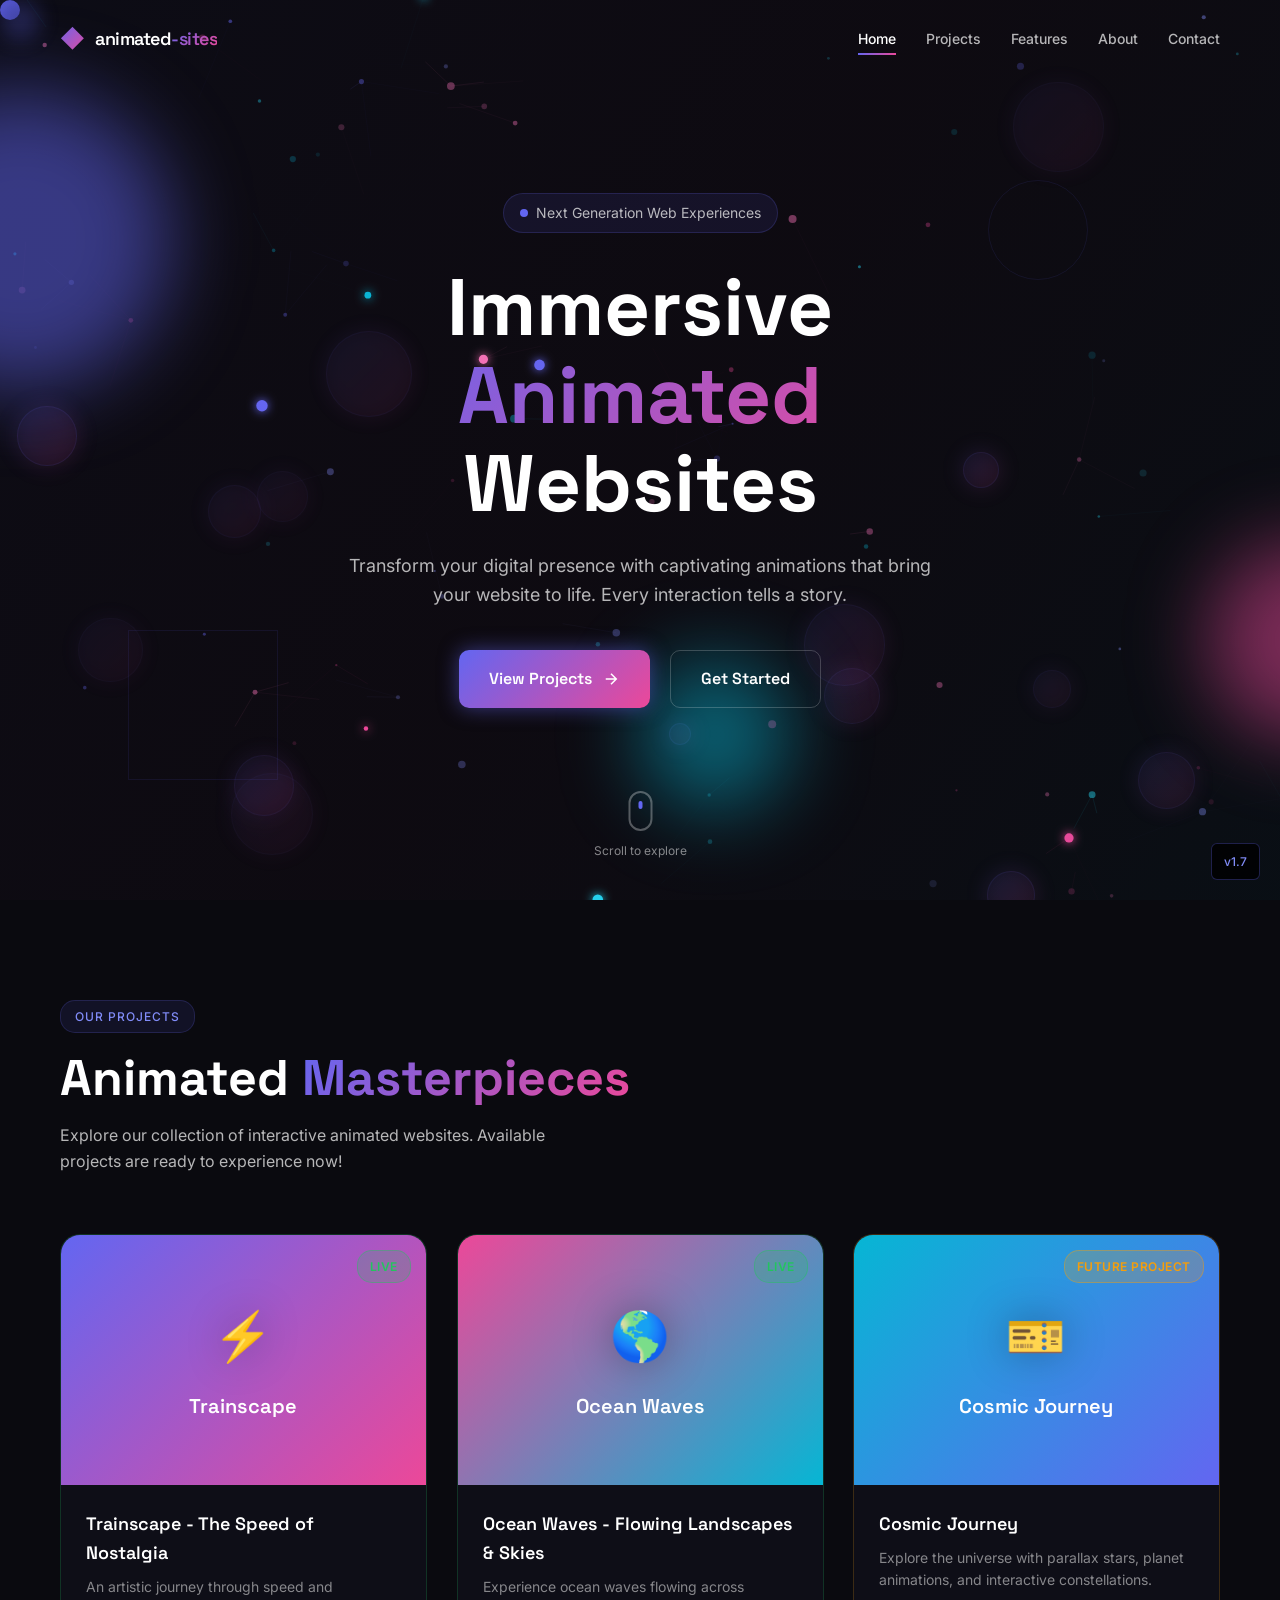
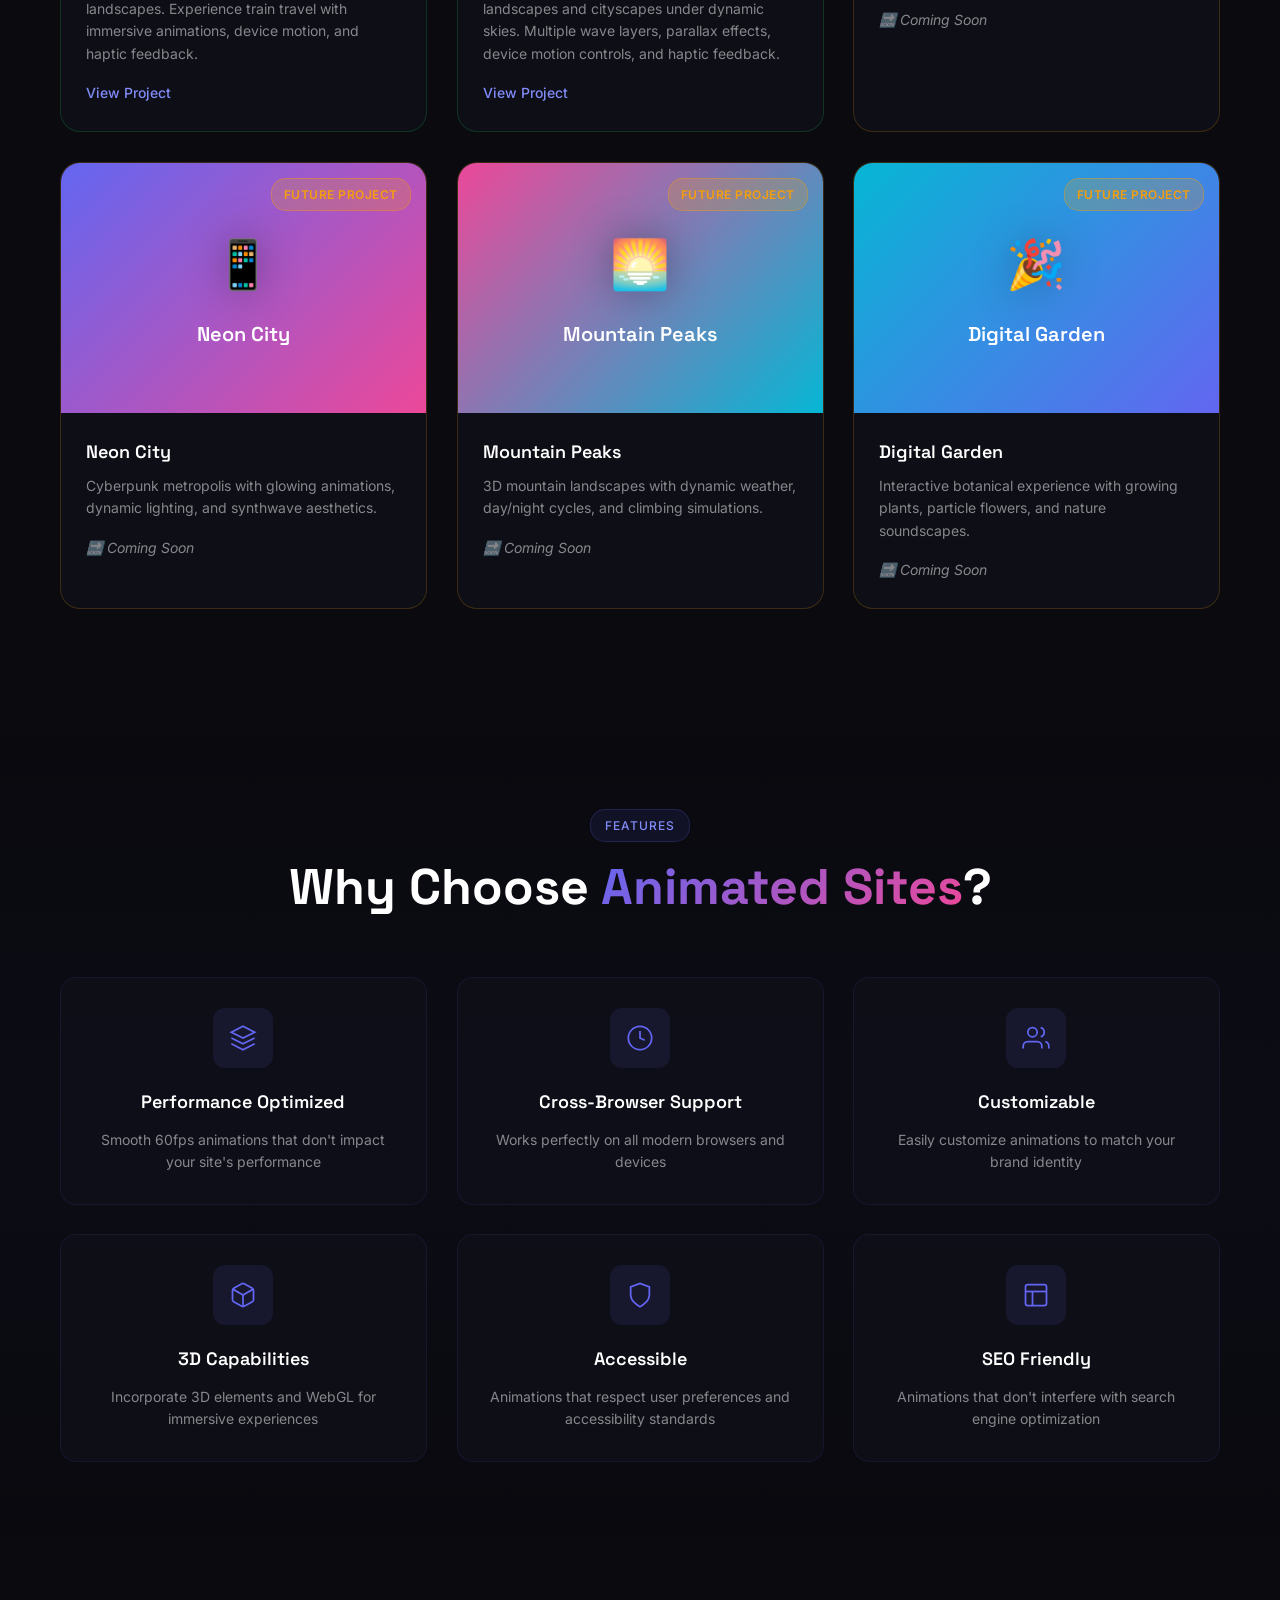
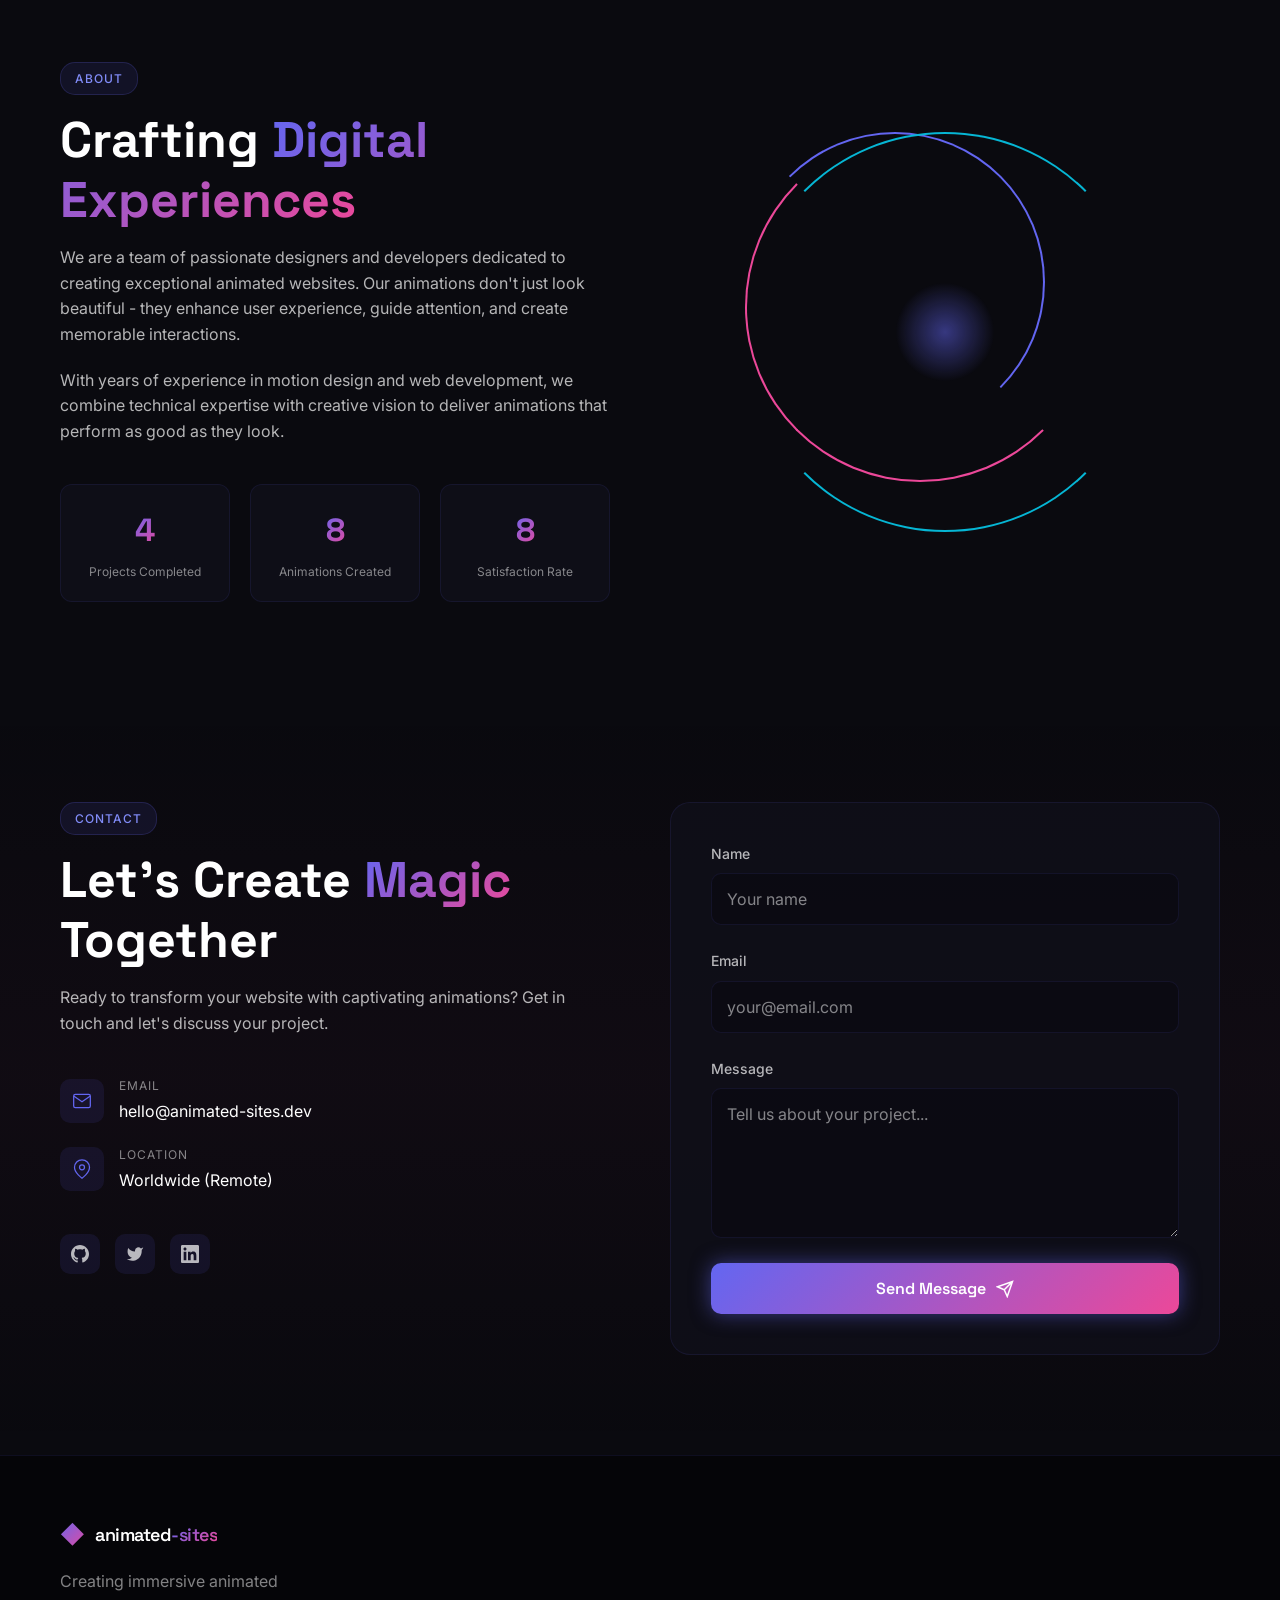
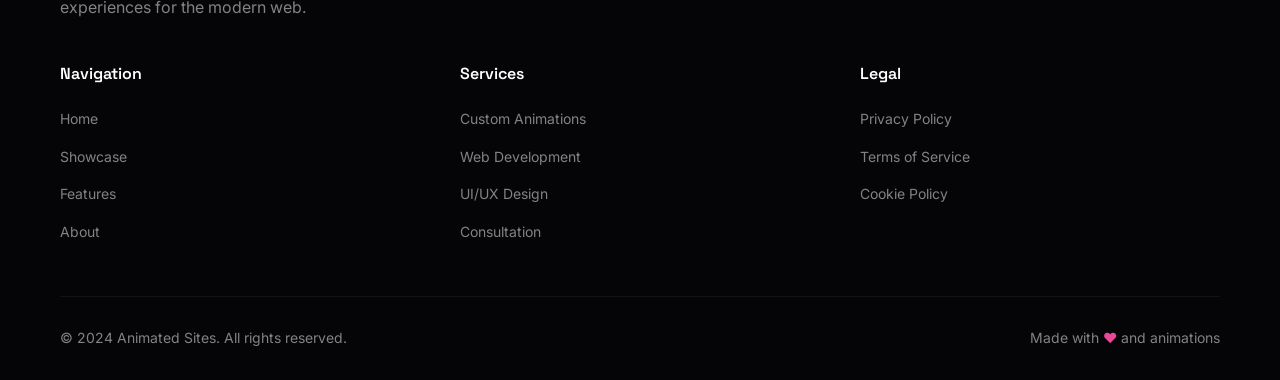
<file: index.html>
<!DOCTYPE html>
<html lang="en">
<head>
    <meta charset="UTF-8">
    <meta name="viewport" content="width=device-width, initial-scale=1.0">
    <title>Animated Sites | pofomodr</title>
    <meta name="description" content="Immersive animated website experiences with dynamic background animations">
    <meta name="version" content="v1.7">
    <link rel="stylesheet" href="css/styles.css">
    <link href="https://fonts.googleapis.com/css2?family=Space+Grotesk:wght@300;400;500;600;700&family=Inter:wght@300;400;500;600&display=swap" rel="stylesheet">
</head>
<body>
    <!-- Animated Background Canvas -->
    <canvas id="particleCanvas"></canvas>
    
    <!-- Floating Elements Container -->
    <div id="floatingElements"></div>

    <!-- Version Badge -->
    <div class="version-badge">v1.7</div>

    <!-- Navigation -->
    <nav id="mainNav">
        <div class="nav-container">
            <a href="#" class="logo">
                <span class="logo-icon">&#9670;</span>
                <span class="logo-text">animated<span class="accent">-sites</span></span>
            </a>
            <ul class="nav-links">
                <li><a href="#home" class="nav-link active">Home</a></li>
                <li><a href="#projects" class="nav-link">Projects</a></li>
                <li><a href="#features" class="nav-link">Features</a></li>
                <li><a href="#about" class="nav-link">About</a></li>
                <li><a href="#contact" class="nav-link">Contact</a></li>
            </ul>
            <button class="mobile-menu-btn" aria-label="Toggle menu">
                <span></span>
                <span></span>
                <span></span>
            </button>
        </div>
    </nav>

    <!-- Mobile Menu -->
    <div id="mobileMenu" class="mobile-menu">
        <ul class="mobile-nav-links">
            <li><a href="#home" class="mobile-nav-link">Home</a></li>
            <li><a href="#projects" class="mobile-nav-link">Projects</a></li>
            <li><a href="#features" class="mobile-nav-link">Features</a></li>
            <li><a href="#about" class="mobile-nav-link">About</a></li>
            <li><a href="#contact" class="mobile-nav-link">Contact</a></li>
        </ul>
    </div>

    <!-- Hero Section -->
    <section id="home" class="hero">
        <div class="hero-content">
            <div class="hero-badge animate-fade-in">
                <span class="badge-dot"></span>
                <span>Next Generation Web Experiences</span>
            </div>
            <h1 class="hero-title animate-slide-up">
                <span class="title-line">Immersive</span>
                <span class="title-line accent">Animated</span>
                <span class="title-line">Websites</span>
            </h1>
            <p class="hero-description animate-slide-up delay-1">
                Transform your digital presence with captivating animations that 
                bring your website to life. Every interaction tells a story.
            </p>
            <div class="hero-buttons animate-slide-up delay-2">
                <a href="#projects" class="btn btn-primary">
                    <span>View Projects</span>
                    <svg class="btn-arrow" viewBox="0 0 24 24" fill="none" stroke="currentColor" stroke-width="2">
                        <path d="M5 12h14M12 5l7 7-7 7"/>
                    </svg>
                </a>
                <a href="#contact" class="btn btn-secondary">Get Started</a>
            </div>
        </div>
        <div class="hero-visual">
            <div class="floating-orb orb-1"></div>
            <div class="floating-orb orb-2"></div>
            <div class="floating-orb orb-3"></div>
            <div class="geometric-shape shape-1"></div>
            <div class="geometric-shape shape-2"></div>
        </div>
        <div class="scroll-indicator">
            <div class="mouse">
                <div class="wheel"></div>
            </div>
            <span>Scroll to explore</span>
        </div>
    </section>

    <!-- Projects Section -->
    <section id="projects" class="showcase">
        <div class="section-container">
            <div class="section-header">
                <span class="section-tag">Our Projects</span>
                <h2 class="section-title">Animated <span class="accent">Masterpieces</span></h2>
                <p class="section-description">
                    Explore our collection of interactive animated websites. 
                    Available projects are ready to experience now!
                </p>
            </div>
            <div class="showcase-grid">
                <!-- Live Project: Trainscape -->
                <div class="showcase-item live-project">
                    <div class="item-preview">
                        <div class="preview-bg gradient-1"></div>
                        <div class="preview-content">
                            <span class="preview-icon">&#9889;</span>
                            <h3>Trainscape</h3>
                        </div>
                        <span class="project-status live">Live</span>
                    </div>
                    <div class="item-info">
                        <h4>Trainscape - The Speed of Nostalgia</h4>
                        <p>An artistic journey through speed and landscapes. Experience train travel with immersive animations, device motion, and haptic feedback.</p>
                        <a href="trainscape/" class="view-link">View Project</a>
                    </div>
                </div>
                
                <!-- Live Project: Ocean Waves -->
                <div class="showcase-item live-project">
                    <div class="item-preview">
                        <div class="preview-bg gradient-2"></div>
                        <div class="preview-content">
                            <span class="preview-icon">&#127758;</span>
                            <h3>Ocean Waves</h3>
                        </div>
                        <span class="project-status live">Live</span>
                    </div>
                    <div class="item-info">
                        <h4>Ocean Waves - Flowing Landscapes & Skies</h4>
                        <p>Experience ocean waves flowing across landscapes and cityscapes under dynamic skies. Multiple wave layers, parallax effects, device motion controls, and haptic feedback.</p>
                        <a href="ocean-waves/" class="view-link">View Project</a>
                    </div>
                </div>
                
                <div class="showcase-item future-project">
                    <div class="item-preview">
                        <div class="preview-bg gradient-3"></div>
                        <div class="preview-content">
                            <span class="preview-icon">&#127915;</span>
                            <h3>Cosmic Journey</h3>
                        </div>
                        <span class="project-status future">Future Project</span>
                    </div>
                    <div class="item-info">
                        <h4>Cosmic Journey</h4>
                        <p>Explore the universe with parallax stars, planet animations, and interactive constellations.</p>
                        <span class="coming-soon">Coming Soon</span>
                    </div>
                </div>
                
                <div class="showcase-item future-project">
                    <div class="item-preview">
                        <div class="preview-bg gradient-1"></div>
                        <div class="preview-content">
                            <span class="preview-icon">&#128241;</span>
                            <h3>Neon City</h3>
                        </div>
                        <span class="project-status future">Future Project</span>
                    </div>
                    <div class="item-info">
                        <h4>Neon City</h4>
                        <p>Cyberpunk metropolis with glowing animations, dynamic lighting, and synthwave aesthetics.</p>
                        <span class="coming-soon">Coming Soon</span>
                    </div>
                </div>
                
                <div class="showcase-item future-project">
                    <div class="item-preview">
                        <div class="preview-bg gradient-2"></div>
                        <div class="preview-content">
                            <span class="preview-icon">&#127749;</span>
                            <h3>Mountain Peaks</h3>
                        </div>
                        <span class="project-status future">Future Project</span>
                    </div>
                    <div class="item-info">
                        <h4>Mountain Peaks</h4>
                        <p>3D mountain landscapes with dynamic weather, day/night cycles, and climbing simulations.</p>
                        <span class="coming-soon">Coming Soon</span>
                    </div>
                </div>
                
                <div class="showcase-item future-project">
                    <div class="item-preview">
                        <div class="preview-bg gradient-3"></div>
                        <div class="preview-content">
                            <span class="preview-icon">&#127881;</span>
                            <h3>Digital Garden</h3>
                        </div>
                        <span class="project-status future">Future Project</span>
                    </div>
                    <div class="item-info">
                        <h4>Digital Garden</h4>
                        <p>Interactive botanical experience with growing plants, particle flowers, and nature soundscapes.</p>
                        <span class="coming-soon">Coming Soon</span>
                    </div>
                </div>
            </div>
        </div>
    </section>

    <!-- Features Section -->
    <section id="features" class="features">
        <div class="section-container">
            <div class="section-header centered">
                <span class="section-tag">Features</span>
                <h2 class="section-title">Why Choose <span class="accent">Animated Sites</span>?</h2>
            </div>
            <div class="features-grid">
                <div class="feature-card">
                    <div class="feature-icon">
                        <svg viewBox="0 0 24 24" fill="none" stroke="currentColor" stroke-width="1.5">
                            <path d="M12 2L2 7l10 5 10-5-10-5zM2 17l10 5 10-5M2 12l10 5 10-5"/>
                        </svg>
                    </div>
                    <h3>Performance Optimized</h3>
                    <p>Smooth 60fps animations that don't impact your site's performance</p>
                </div>
                <div class="feature-card">
                    <div class="feature-icon">
                        <svg viewBox="0 0 24 24" fill="none" stroke="currentColor" stroke-width="1.5">
                            <circle cx="12" cy="12" r="10"/>
                            <path d="M12 6v6l4 2"/>
                        </svg>
                    </div>
                    <h3>Cross-Browser Support</h3>
                    <p>Works perfectly on all modern browsers and devices</p>
                </div>
                <div class="feature-card">
                    <div class="feature-icon">
                        <svg viewBox="0 0 24 24" fill="none" stroke="currentColor" stroke-width="1.5">
                            <path d="M17 21v-2a4 4 0 0 0-4-4H5a4 4 0 0 0-4 4v2"/>
                            <circle cx="9" cy="7" r="4"/>
                            <path d="M23 21v-2a4 4 0 0 0-3-3.87M16 3.13a4 4 0 0 1 0 7.75"/>
                        </svg>
                    </div>
                    <h3>Customizable</h3>
                    <p>Easily customize animations to match your brand identity</p>
                </div>
                <div class="feature-card">
                    <div class="feature-icon">
                        <svg viewBox="0 0 24 24" fill="none" stroke="currentColor" stroke-width="1.5">
                            <path d="M21 16V8a2 2 0 0 0-1-1.73l-7-4a2 2 0 0 0-2 0l-7 4A2 2 0 0 0 3 8v8a2 2 0 0 0 1 1.73l7 4a2 2 0 0 0 2 0l7-4A2 2 0 0 0 21 16z"/>
                            <polyline points="3.27 6.96 12 12.01 20.73 6.96"/>
                            <line x1="12" y1="22.08" x2="12" y2="12"/>
                        </svg>
                    </div>
                    <h3>3D Capabilities</h3>
                    <p>Incorporate 3D elements and WebGL for immersive experiences</p>
                </div>
                <div class="feature-card">
                    <div class="feature-icon">
                        <svg viewBox="0 0 24 24" fill="none" stroke="currentColor" stroke-width="1.5">
                            <path d="M12 22s8-4 8-10V5l-8-3-8 3v7c0 6 8 10 8 10z"/>
                        </svg>
                    </div>
                    <h3>Accessible</h3>
                    <p>Animations that respect user preferences and accessibility standards</p>
                </div>
                <div class="feature-card">
                    <div class="feature-icon">
                        <svg viewBox="0 0 24 24" fill="none" stroke="currentColor" stroke-width="1.5">
                            <rect x="3" y="3" width="18" height="18" rx="2" ry="2"/>
                            <line x1="3" y1="9" x2="21" y2="9"/>
                            <line x1="9" y1="21" x2="9" y2="9"/>
                        </svg>
                    </div>
                    <h3>SEO Friendly</h3>
                    <p>Animations that don't interfere with search engine optimization</p>
                </div>
            </div>
        </div>
    </section>

    <!-- About Section -->
    <section id="about" class="about">
        <div class="section-container">
            <div class="about-content">
                <div class="about-text">
                    <span class="section-tag">About</span>
                    <h2 class="section-title">Crafting <span class="accent">Digital Experiences</span></h2>
                    <p class="about-description">
                        We are a team of passionate designers and developers dedicated to creating 
                        exceptional animated websites. Our animations don't just look beautiful - 
                        they enhance user experience, guide attention, and create memorable 
                        interactions.
                    </p>
                    <p class="about-description">
                        With years of experience in motion design and web development, we combine 
                        technical expertise with creative vision to deliver animations that perform 
                        as good as they look.
                    </p>
                    <div class="stats-grid">
                        <div class="stat-item">
                            <span class="stat-number" data-target="50">0</span>
                            <span class="stat-label">Projects Completed</span>
                        </div>
                        <div class="stat-item">
                            <span class="stat-number" data-target="100">0</span>
                            <span class="stat-label">Animations Created</span>
                        </div>
                        <div class="stat-item">
                            <span class="stat-number" data-target="99">0</span>
                            <span class="stat-label">Satisfaction Rate</span>
                        </div>
                    </div>
                </div>
                <div class="about-visual">
                    <div class="visual-container">
                        <div class="animated-ring ring-1"></div>
                        <div class="animated-ring ring-2"></div>
                        <div class="animated-ring ring-3"></div>
                        <div class="center-glow"></div>
                    </div>
                </div>
            </div>
        </div>
    </section>

    <!-- Contact Section -->
    <section id="contact" class="contact">
        <div class="section-container">
            <div class="contact-wrapper">
                <div class="contact-info">
                    <span class="section-tag">Contact</span>
                    <h2 class="section-title">Let's Create <span class="accent">Magic</span> Together</h2>
                    <p class="contact-description">
                        Ready to transform your website with captivating animations? 
                        Get in touch and let's discuss your project.
                    </p>
                    <div class="contact-details">
                        <div class="contact-item">
                            <div class="contact-icon">
                                <svg viewBox="0 0 24 24" fill="none" stroke="currentColor" stroke-width="1.5">
                                    <path d="M4 4h16c1.1 0 2 .9 2 2v12c0 1.1-.9 2-2 2H4c-1.1 0-2-.9-2-2V6c0-1.1.9-2 2-2z"/>
                                    <polyline points="22,6 12,13 2,6"/>
                                </svg>
                            </div>
                            <div>
                                <span class="detail-label">Email</span>
                                <a href="mailto:hello@animated-sites.dev">hello@animated-sites.dev</a>
                            </div>
                        </div>
                        <div class="contact-item">
                            <div class="contact-icon">
                                <svg viewBox="0 0 24 24" fill="none" stroke="currentColor" stroke-width="1.5">
                                    <path d="M21 10c0 7-9 13-9 13s-9-6-9-13a9 9 0 0 1 18 0z"/>
                                    <circle cx="12" cy="10" r="3"/>
                                </svg>
                            </div>
                            <div>
                                <span class="detail-label">Location</span>
                                <span>Worldwide (Remote)</span>
                            </div>
                        </div>
                    </div>
                    <div class="social-links">
                        <a href="#" class="social-link" aria-label="GitHub">
                            <svg viewBox="0 0 24 24" fill="currentColor">
                                <path d="M12 0c-6.626 0-12 5.373-12 12 0 5.302 3.438 9.8 8.207 11.387.599.111.793-.261.793-.577v-2.234c-3.338.726-4.033-1.416-4.033-1.416-.546-1.387-1.333-1.756-1.333-1.756-1.089-.745.083-.729.083-.729 1.205.084 1.839 1.237 1.839 1.237 1.07 1.834 2.807 1.304 3.492.997.107-.775.418-1.305.762-1.604-2.665-.305-5.467-1.334-5.467-5.931 0-1.311.469-2.381 1.236-3.221-.124-.303-.535-1.524.117-3.176 0 0 1.008-.322 3.301 1.23.957-.266 1.983-.399 3.003-.404 1.02.005 2.047.138 3.006.404 2.291-1.552 3.297-1.23 3.297-1.23.653 1.653.242 2.874.118 3.176.77.84 1.235 1.911 1.235 3.221 0 4.609-2.807 5.624-5.479 5.921.43.372.823 1.102.823 2.222v3.293c0 .319.192.694.801.576 4.765-1.589 8.199-6.086 8.199-11.386 0-6.627-5.373-12-12-12z"/>
                            </svg>
                        </a>
                        <a href="#" class="social-link" aria-label="Twitter">
                            <svg viewBox="0 0 24 24" fill="currentColor">
                                <path d="M23 3a10.9 10.9 0 0 1-3.14 1.53 4.48 4.48 0 0 0-7.86 3v1A10.66 10.66 0 0 1 3 4s-4 9 5 13a11.64 11.64 0 0 1-7 2c9 5 20 0 20-11.5a4.5 4.5 0 0 0-.08-.83A7.72 7.72 0 0 0 23 3z"/>
                            </svg>
                        </a>
                        <a href="#" class="social-link" aria-label="LinkedIn">
                            <svg viewBox="0 0 24 24" fill="currentColor">
                                <path d="M20.447 20.452h-3.554v-5.569c0-1.328-.027-3.037-1.852-3.037-1.853 0-2.136 1.445-2.136 2.939v5.667H9.351V9h3.414v1.561h.046c.477-.9 1.637-1.85 3.37-1.85 3.601 0 4.267 2.37 4.267 5.455v6.286zM5.337 7.433c-1.144 0-2.063-.926-2.063-2.065 0-1.138.92-2.063 2.063-2.063 1.14 0 2.064.925 2.064 2.063 0 1.139-.925 2.065-2.064 2.065zm1.782 13.019H3.555V9h3.564v11.452zM22.225 0H1.771C.792 0 0 .774 0 1.729v20.542C0 23.227.792 24 1.771 24h20.451C23.2 24 24 23.227 24 22.271V1.729C24 .774 23.2 0 22.222 0h.003z"/>
                            </svg>
                        </a>
                    </div>
                </div>
                <div class="contact-form">
                    <form id="contactForm">
                        <div class="form-group">
                            <label for="name">Name</label>
                            <input type="text" id="name" name="name" required placeholder="Your name">
                        </div>
                        <div class="form-group">
                            <label for="email">Email</label>
                            <input type="email" id="email" name="email" required placeholder="your@email.com">
                        </div>
                        <div class="form-group">
                            <label for="message">Message</label>
                            <textarea id="message" name="message" required placeholder="Tell us about your project..."></textarea>
                        </div>
                        <button type="submit" class="btn btn-primary btn-full">
                            <span>Send Message</span>
                            <svg class="btn-arrow" viewBox="0 0 24 24" fill="none" stroke="currentColor" stroke-width="2">
                                <path d="M22 2L11 13M22 2l-7 20-4-9-9-4 20-7z"/>
                            </svg>
                        </button>
                    </form>
                </div>
            </div>
        </div>
    </section>

    <!-- Footer -->
    <footer class="footer">
        <div class="footer-container">
            <div class="footer-brand">
                <a href="#" class="logo">
                    <span class="logo-icon">&#9670;</span>
                    <span class="logo-text">animated<span class="accent">-sites</span></span>
                </a>
                <p>Creating immersive animated experiences for the modern web.</p>
            </div>
            <div class="footer-links">
                <div class="footer-column">
                    <h4>Navigation</h4>
                    <ul>
                        <li><a href="#home">Home</a></li>
                        <li><a href="#showcase">Showcase</a></li>
                        <li><a href="#features">Features</a></li>
                        <li><a href="#about">About</a></li>
                    </ul>
                </div>
                <div class="footer-column">
                    <h4>Services</h4>
                    <ul>
                        <li><a href="#">Custom Animations</a></li>
                        <li><a href="#">Web Development</a></li>
                        <li><a href="#">UI/UX Design</a></li>
                        <li><a href="#">Consultation</a></li>
                    </ul>
                </div>
                <div class="footer-column">
                    <h4>Legal</h4>
                    <ul>
                        <li><a href="#">Privacy Policy</a></li>
                        <li><a href="#">Terms of Service</a></li>
                        <li><a href="#">Cookie Policy</a></li>
                    </ul>
                </div>
            </div>
            <div class="footer-bottom">
                <p>&copy; 2024 Animated Sites. All rights reserved.</p>
                <p>Made with <span class="heart">&#10084;</span> and animations</p>
            </div>
        </div>
    </footer>

    <!-- Cursor Effect -->
    <div id="customCursor" class="custom-cursor"></div>
    <div id="cursorTrail" class="cursor-trail"></div>

    <script src="js/main.js"></script>
</body>
</html>
</file>
<file: css/styles.css>
/* ============================================
   ANIMATED SITES - Main Stylesheet
   High-quality animated website by pofomodr
   Version: Automatically updated with each commit
   ============================================ */

/* CSS Variables */
:root {
    /* Colors */
    --primary: #6366f1;
    --primary-dark: #4f46e5;
    --primary-light: #818cf8;
    --primary-glow: rgba(99, 102, 241, 0.5);
    
    --secondary: #ec4899;
    --secondary-dark: #db2777;
    --secondary-light: #f472b6;
    --secondary-glow: rgba(236, 72, 153, 0.5);
    
    --accent: #06b6d4;
    --accent-dark: #0891b2;
    --accent-light: #22d3ee;
    --accent-glow: rgba(6, 182, 212, 0.5);
    
    --bg-dark: #0a0a0f;
    --bg-darker: #050508;
    --bg-card: rgba(15, 15, 25, 0.8);
    --bg-card-hover: rgba(25, 25, 40, 0.9);
    
    --text-primary: #ffffff;
    --text-secondary: rgba(255, 255, 255, 0.7);
    --text-muted: rgba(255, 255, 255, 0.5);
    
    /* Gradients */
    --gradient-primary: linear-gradient(135deg, var(--primary) 0%, var(--secondary) 100%);
    --gradient-secondary: linear-gradient(135deg, var(--secondary) 0%, var(--accent) 100%);
    --gradient-dark: linear-gradient(180deg, var(--bg-dark) 0%, var(--bg-darker) 100%);
    
    /* Spacing */
    --section-padding: 100px 0;
    --container-width: 1200px;
    
    /* Typography */
    --font-primary: 'Space Grotesk', sans-serif;
    --font-secondary: 'Inter', sans-serif;
    
    /* Transitions */
    --transition-fast: 0.2s ease;
    --transition-normal: 0.3s ease;
    --transition-slow: 0.5s ease;
    
    /* Shadows */
    --shadow-sm: 0 4px 6px rgba(0, 0, 0, 0.1);
    --shadow-md: 0 10px 15px rgba(0, 0, 0, 0.1);
    --shadow-lg: 0 20px 25px rgba(0, 0, 0, 0.1);
    --shadow-glow: 0 0 40px rgba(99, 102, 241, 0.3);
    --shadow-glow-lg: 0 0 60px rgba(99, 102, 241, 0.4);
}

/* Reset & Base Styles */
*, *::before, *::after {
    margin: 0;
    padding: 0;
    box-sizing: border-box;
}

html {
    scroll-behavior: smooth;
    font-size: 16px;
}

body {
    font-family: var(--font-secondary);
    background: var(--bg-dark);
    color: var(--text-primary);
    line-height: 1.6;
    overflow-x: hidden;
    min-height: 100vh;
}

/* Selection Styling */
::selection {
    background: var(--primary);
    color: var(--bg-dark);
}

/* Scrollbar Styling */
::-webkit-scrollbar {
    width: 8px;
}

::-webkit-scrollbar-track {
    background: var(--bg-darker);
}

::-webkit-scrollbar-thumb {
    background: var(--primary-dark);
    border-radius: 4px;
}

::-webkit-scrollbar-thumb:hover {
    background: var(--primary);
}

/* ============================================
   VERSION BADGE
   ============================================ */
.version-badge {
    position: fixed;
    bottom: 20px;
    right: 20px;
    background: rgba(0, 0, 0, 0.8);
    color: var(--primary-light);
    padding: 8px 12px;
    border-radius: 6px;
    font-family: var(--font-secondary);
    font-size: 12px;
    font-weight: 500;
    z-index: 1000;
    border: 1px solid rgba(99, 102, 241, 0.3);
    backdrop-filter: blur(10px);
    pointer-events: none;
}

/* ============================================
   ANIMATED BACKGROUND CANVAS
   ============================================ */
#particleCanvas {
    position: fixed;
    top: 0;
    left: 0;
    width: 100%;
    height: 100%;
    z-index: -1;
    pointer-events: none;
}

/* ============================================
   FLOATING ELEMENTS
   ============================================ */
#floatingElements {
    position: fixed;
    top: 0;
    left: 0;
    width: 100%;
    height: 100%;
    z-index: -1;
    pointer-events: none;
    overflow: hidden;
}

.floating-bubble {
    position: absolute;
    background: linear-gradient(135deg, rgba(99, 102, 241, 0.1) 0%, rgba(236, 72, 153, 0.1) 100%);
    border: 1px solid rgba(99, 102, 241, 0.2);
    border-radius: 50%;
    animation: float 15s infinite ease-in-out;
    opacity: 0.6;
}

.floating-bubble::before {
    content: '';
    position: absolute;
    top: -5px;
    left: -5px;
    right: -5px;
    bottom: -5px;
    background: linear-gradient(135deg, rgba(99, 102, 241, 0.2) 0%, rgba(236, 72, 153, 0.2) 100%);
    border-radius: 50%;
    z-index: -1;
    filter: blur(10px);
}

@keyframes float {
    0%, 100% {
        transform: translateY(0) translateX(0) scale(1);
    }
    25% {
        transform: translateY(-20px) translateX(10px) scale(1.1);
    }
    50% {
        transform: translateY(-10px) translateX(-10px) scale(0.9);
    }
    75% {
        transform: translateY(-30px) translateX(5px) scale(1.05);
    }
}

/* ============================================
   NAVIGATION
   ============================================ */
#mainNav {
    position: fixed;
    top: 0;
    left: 0;
    width: 100%;
    z-index: 1000;
    padding: 20px 0;
    transition: all var(--transition-normal);
}

#mainNav.scrolled {
    background: rgba(10, 10, 15, 0.9);
    backdrop-filter: blur(20px);
    -webkit-backdrop-filter: blur(20px);
    border-bottom: 1px solid rgba(99, 102, 241, 0.1);
    padding: 15px 0;
}

.nav-container {
    max-width: var(--container-width);
    margin: 0 auto;
    padding: 0 20px;
    display: flex;
    justify-content: space-between;
    align-items: center;
}

.logo {
    display: flex;
    align-items: center;
    gap: 10px;
    text-decoration: none;
    color: var(--text-primary);
}

.logo-icon {
    font-size: 24px;
    background: var(--gradient-primary);
    -webkit-background-clip: text;
    -webkit-text-fill-color: transparent;
    background-clip: text;
    animation: pulse 2s infinite;
}

@keyframes pulse {
    0%, 100% {
        transform: scale(1);
        opacity: 1;
    }
    50% {
        transform: scale(1.1);
        opacity: 0.8;
    }
}

.logo-text {
    font-family: var(--font-primary);
    font-size: 18px;
    font-weight: 600;
    letter-spacing: -0.5px;
}

.logo-text .accent {
    background: var(--gradient-primary);
    -webkit-background-clip: text;
    -webkit-text-fill-color: transparent;
    background-clip: text;
}

.nav-links {
    display: flex;
    list-style: none;
    gap: 30px;
}

.nav-link {
    color: var(--text-secondary);
    text-decoration: none;
    font-size: 14px;
    font-weight: 500;
    position: relative;
    padding: 8px 0;
    transition: color var(--transition-fast);
}

.nav-link::after {
    content: '';
    position: absolute;
    bottom: 0;
    left: 0;
    width: 0;
    height: 2px;
    background: var(--gradient-primary);
    transition: width var(--transition-normal);
}

.nav-link:hover,
.nav-link.active {
    color: var(--text-primary);
}

.nav-link:hover::after,
.nav-link.active::after {
    width: 100%;
}

/* Mobile Menu Button */
.mobile-menu-btn {
    display: none;
    flex-direction: column;
    gap: 5px;
    background: none;
    border: none;
    cursor: pointer;
    padding: 5px;
}

.mobile-menu-btn span {
    width: 24px;
    height: 2px;
    background: var(--text-primary);
    transition: all var(--transition-normal);
}

.mobile-menu-btn.active span:nth-child(1) {
    transform: rotate(45deg) translate(5px, 5px);
}

.mobile-menu-btn.active span:nth-child(2) {
    opacity: 0;
}

.mobile-menu-btn.active span:nth-child(3) {
    transform: rotate(-45deg) translate(5px, -5px);
}

/* Mobile Menu */
.mobile-menu {
    position: fixed;
    top: 0;
    right: -100%;
    width: 80%;
    max-width: 350px;
    height: 100vh;
    background: rgba(15, 15, 25, 0.98);
    backdrop-filter: blur(20px);
    -webkit-backdrop-filter: blur(20px);
    z-index: 999;
    transition: right var(--transition-normal);
    padding: 80px 30px 30px;
}

.mobile-menu.active {
    right: 0;
}

.mobile-nav-links {
    list-style: none;
    display: flex;
    flex-direction: column;
    gap: 25px;
}

.mobile-nav-link {
    color: var(--text-primary);
    text-decoration: none;
    font-size: 18px;
    font-weight: 500;
    padding: 10px 0;
    position: relative;
}

.mobile-nav-link::after {
    content: '';
    position: absolute;
    bottom: 0;
    left: 0;
    width: 0;
    height: 2px;
    background: var(--gradient-primary);
    transition: width var(--transition-normal);
}

.mobile-nav-link:hover::after {
    width: 100%;
}

/* ============================================
   HERO SECTION
   ============================================ */
.hero {
    min-height: 100vh;
    display: flex;
    align-items: center;
    justify-content: center;
    position: relative;
    padding: var(--section-padding);
    overflow: hidden;
}

.hero-content {
    max-width: 700px;
    text-align: center;
    z-index: 1;
}

.hero-badge {
    display: inline-flex;
    align-items: center;
    gap: 8px;
    background: rgba(99, 102, 241, 0.1);
    border: 1px solid rgba(99, 102, 241, 0.2);
    padding: 8px 16px;
    border-radius: 20px;
    font-size: 14px;
    color: var(--text-secondary);
    margin-bottom: 30px;
}

.badge-dot {
    width: 8px;
    height: 8px;
    background: var(--primary);
    border-radius: 50%;
    animation: blink 2s infinite;
}

@keyframes blink {
    0%, 100% {
        opacity: 1;
        box-shadow: 0 0 10px var(--primary-glow);
    }
    50% {
        opacity: 0.5;
        box-shadow: 0 0 20px var(--primary-glow);
    }
}

.hero-title {
    font-family: var(--font-primary);
    font-size: clamp(40px, 8vw, 80px);
    font-weight: 700;
    line-height: 1.1;
    margin-bottom: 25px;
}

.title-line {
    display: block;
}

.title-line.accent {
    background: var(--gradient-primary);
    -webkit-background-clip: text;
    -webkit-text-fill-color: transparent;
    background-clip: text;
}

.hero-description {
    font-size: 18px;
    color: var(--text-secondary);
    margin-bottom: 40px;
    max-width: 600px;
    margin-left: auto;
    margin-right: auto;
}

.hero-buttons {
    display: flex;
    gap: 20px;
    justify-content: center;
    flex-wrap: wrap;
}

/* Hero Visual Elements */
.hero-visual {
    position: absolute;
    top: 0;
    left: 0;
    width: 100%;
    height: 100%;
    pointer-events: none;
    overflow: hidden;
}

.floating-orb {
    position: absolute;
    border-radius: 50%;
    filter: blur(40px);
    animation: orb-float 20s infinite ease-in-out;
}

.orb-1 {
    width: 300px;
    height: 300px;
    background: var(--primary-glow);
    top: 10%;
    left: -10%;
    animation-delay: 0s;
}

.orb-2 {
    width: 200px;
    height: 200px;
    background: var(--secondary-glow);
    top: 60%;
    right: -10%;
    animation-delay: -5s;
}

.orb-3 {
    width: 150px;
    height: 150px;
    background: var(--accent-glow);
    bottom: 10%;
    left: 50%;
    animation-delay: -10s;
}

@keyframes orb-float {
    0%, 100% {
        transform: translate(0, 0) scale(1);
    }
    25% {
        transform: translate(30px, -30px) scale(1.1);
    }
    50% {
        transform: translate(-20px, 20px) scale(0.9);
    }
    75% {
        transform: translate(40px, 10px) scale(1.05);
    }
}

.geometric-shape {
    position: absolute;
    border: 1px solid rgba(99, 102, 241, 0.1);
    animation: shape-float 25s infinite ease-in-out;
}

.shape-1 {
    width: 100px;
    height: 100px;
    border-radius: 50%;
    top: 20%;
    right: 15%;
    animation-delay: 0s;
}

.shape-2 {
    width: 150px;
    height: 150px;
    transform: rotate(45deg);
    top: 70%;
    left: 10%;
    animation-delay: -8s;
}

@keyframes shape-float {
    0%, 100% {
        transform: rotate(0deg) translate(0, 0);
        opacity: 0.3;
    }
    50% {
        transform: rotate(180deg) translate(20px, -20px);
        opacity: 0.6;
    }
}

/* Scroll Indicator */
.scroll-indicator {
    position: absolute;
    bottom: 40px;
    left: 50%;
    transform: translateX(-50%);
    display: flex;
    flex-direction: column;
    align-items: center;
    gap: 10px;
    color: var(--text-muted);
    font-size: 12px;
    animation: bounce 2s infinite;
}

.mouse {
    width: 24px;
    height: 40px;
    border: 2px solid rgba(255, 255, 255, 0.3);
    border-radius: 12px;
    position: relative;
}

.wheel {
    width: 4px;
    height: 8px;
    background: var(--primary);
    border-radius: 2px;
    position: absolute;
    top: 8px;
    left: 50%;
    transform: translateX(-50%);
    animation: scroll-wheel 2s infinite;
}

@keyframes scroll-wheel {
    0%, 100% {
        opacity: 1;
        top: 8px;
    }
    50% {
        opacity: 0.3;
        top: 20px;
    }
}

@keyframes bounce {
    0%, 100% {
        transform: translateX(-50%) translateY(0);
    }
    50% {
        transform: translateX(-50%) translateY(10px);
    }
}

/* ============================================
   SECTIONS COMMON STYLES
   ============================================ */
.section-container {
    max-width: var(--container-width);
    margin: 0 auto;
    padding: 0 20px;
}

.section-header {
    text-align: left;
    margin-bottom: 60px;
}

.section-header.centered {
    text-align: center;
}

.section-tag {
    display: inline-block;
    background: rgba(99, 102, 241, 0.1);
    border: 1px solid rgba(99, 102, 241, 0.2);
    padding: 6px 14px;
    border-radius: 15px;
    font-size: 12px;
    font-weight: 500;
    color: var(--primary-light);
    text-transform: uppercase;
    letter-spacing: 1px;
    margin-bottom: 15px;
}

.section-title {
    font-family: var(--font-primary);
    font-size: clamp(32px, 5vw, 50px);
    font-weight: 700;
    line-height: 1.2;
    margin-bottom: 15px;
}

.section-title .accent {
    background: var(--gradient-primary);
    -webkit-background-clip: text;
    -webkit-text-fill-color: transparent;
    background-clip: text;
}

.section-description {
    font-size: 16px;
    color: var(--text-secondary);
    max-width: 500px;
}

/* ============================================
   SHOWCASE SECTION
   ============================================ */
.showcase {
    padding: var(--section-padding);
    position: relative;
}

.showcase-grid {
    display: grid;
    grid-template-columns: repeat(auto-fit, minmax(350px, 1fr));
    gap: 30px;
}

.showcase-item {
    background: var(--bg-card);
    border: 1px solid rgba(99, 102, 241, 0.1);
    border-radius: 20px;
    overflow: hidden;
    transition: all var(--transition-normal);
}

.showcase-item:hover {
    transform: translateY(-10px);
    border-color: rgba(99, 102, 241, 0.3);
    box-shadow: var(--shadow-glow);
}

/* Project Status Badges */
.project-status {
    position: absolute;
    top: 15px;
    right: 15px;
    padding: 6px 12px;
    border-radius: 15px;
    font-size: 12px;
    font-weight: 600;
    text-transform: uppercase;
    letter-spacing: 0.5px;
    z-index: 2;
}

.project-status.live {
    background: rgba(34, 197, 94, 0.2);
    border: 1px solid rgba(34, 197, 94, 0.4);
    color: #22c55e;
}

.project-status.future {
    background: rgba(245, 158, 11, 0.2);
    border: 1px solid rgba(245, 158, 11, 0.4);
    color: #f59e0b;
}

.live-project {
    border-color: rgba(34, 197, 94, 0.2);
}

.live-project:hover {
    border-color: rgba(34, 197, 94, 0.4);
    box-shadow: 0 0 30px rgba(34, 197, 94, 0.2);
}

.future-project {
    opacity: 0.7;
    border-color: rgba(245, 158, 11, 0.2);
}

.future-project:hover {
    opacity: 0.9;
    border-color: rgba(245, 158, 11, 0.4);
    box-shadow: 0 0 30px rgba(245, 158, 11, 0.2);
}

.coming-soon {
    color: var(--text-muted);
    font-style: italic;
    font-size: 14px;
}

.coming-soon::before {
    content: "🔜 ";
}

.item-preview {
    height: 250px;
    position: relative;
    overflow: hidden;
}

.preview-bg {
    position: absolute;
    top: 0;
    left: 0;
    width: 100%;
    height: 100%;
    transition: transform var(--transition-slow);
}

.showcase-item:hover .preview-bg {
    transform: scale(1.1);
}

.gradient-1 {
    background: linear-gradient(135deg, #6366f1 0%, #ec4899 100%);
}

.gradient-2 {
    background: linear-gradient(135deg, #ec4899 0%, #06b6d4 100%);
}

.gradient-3 {
    background: linear-gradient(135deg, #06b6d4 0%, #6366f1 100%);
}

.preview-content {
    position: absolute;
    top: 50%;
    left: 50%;
    transform: translate(-50%, -50%);
    text-align: center;
    z-index: 1;
}

.preview-icon {
    font-size: 48px;
    display: block;
    margin-bottom: 15px;
    filter: drop-shadow(0 0 20px rgba(0, 0, 0, 0.3));
}

.preview-content h3 {
    font-family: var(--font-primary);
    font-size: 20px;
    font-weight: 600;
    color: var(--text-primary);
}

.item-info {
    padding: 25px;
}

.item-info h4 {
    font-family: var(--font-primary);
    font-size: 18px;
    font-weight: 600;
    margin-bottom: 8px;
}

.item-info p {
    color: var(--text-muted);
    font-size: 14px;
    margin-bottom: 15px;
}

.view-link {
    color: var(--primary-light);
    text-decoration: none;
    font-size: 14px;
    font-weight: 500;
    display: inline-flex;
    align-items: center;
    gap: 5px;
    transition: all var(--transition-fast);
}

.view-link:hover {
    color: var(--primary);
    gap: 10px;
}

/* ============================================
   FEATURES SECTION
   ============================================ */
.features {
    padding: var(--section-padding);
    background: linear-gradient(180deg, transparent 0%, rgba(99, 102, 241, 0.03) 50%, transparent 100%);
}

.features-grid {
    display: grid;
    grid-template-columns: repeat(auto-fit, minmax(280px, 1fr));
    gap: 30px;
}

.feature-card {
    background: var(--bg-card);
    border: 1px solid rgba(99, 102, 241, 0.1);
    border-radius: 16px;
    padding: 30px;
    transition: all var(--transition-normal);
    text-align: center;
}

.feature-card:hover {
    transform: translateY(-5px);
    border-color: rgba(99, 102, 241, 0.3);
    box-shadow: var(--shadow-glow);
}

.feature-icon {
    width: 60px;
    height: 60px;
    margin: 0 auto 20px;
    background: rgba(99, 102, 241, 0.1);
    border-radius: 12px;
    display: flex;
    align-items: center;
    justify-content: center;
    color: var(--primary);
    transition: all var(--transition-normal);
}

.feature-card:hover .feature-icon {
    background: var(--primary-glow);
    transform: scale(1.1);
}

.feature-icon svg {
    width: 28px;
    height: 28px;
}

.feature-card h3 {
    font-family: var(--font-primary);
    font-size: 18px;
    font-weight: 600;
    margin-bottom: 12px;
}

.feature-card p {
    color: var(--text-muted);
    font-size: 14px;
}

/* ============================================
   ABOUT SECTION
   ============================================ */
.about {
    padding: var(--section-padding);
}

.about-content {
    display: grid;
    grid-template-columns: 1fr 1fr;
    gap: 60px;
    align-items: center;
}

.about-text .section-tag,
.about-text .section-title {
    text-align: left;
}

.about-description {
    color: var(--text-secondary);
    font-size: 16px;
    margin-bottom: 20px;
}

.stats-grid {
    display: grid;
    grid-template-columns: repeat(3, 1fr);
    gap: 20px;
    margin-top: 40px;
}

.stat-item {
    text-align: center;
    padding: 20px;
    background: var(--bg-card);
    border-radius: 12px;
    border: 1px solid rgba(99, 102, 241, 0.1);
}

.stat-number {
    font-family: var(--font-primary);
    font-size: 32px;
    font-weight: 700;
    background: var(--gradient-primary);
    -webkit-background-clip: text;
    -webkit-text-fill-color: transparent;
    background-clip: text;
}

.stat-label {
    display: block;
    color: var(--text-muted);
    font-size: 12px;
    margin-top: 5px;
}

/* About Visual */
.about-visual {
    display: flex;
    justify-content: center;
    align-items: center;
}

.visual-container {
    position: relative;
    width: 400px;
    height: 400px;
}

.animated-ring {
    position: absolute;
    border: 2px solid transparent;
    border-radius: 50%;
    animation: ring-rotate 20s linear infinite;
}

.ring-1 {
    width: 300px;
    height: 300px;
    border-top-color: var(--primary);
    border-right-color: var(--primary);
    animation-duration: 15s;
}

.ring-2 {
    width: 350px;
    height: 350px;
    border-bottom-color: var(--secondary);
    border-left-color: var(--secondary);
    animation-duration: 20s;
    animation-direction: reverse;
}

.ring-3 {
    width: 400px;
    height: 400px;
    border-top-color: var(--accent);
    border-bottom-color: var(--accent);
    animation-duration: 25s;
}

@keyframes ring-rotate {
    from {
        transform: rotate(0deg);
    }
    to {
        transform: rotate(360deg);
    }
}

.center-glow {
    position: absolute;
    top: 50%;
    left: 50%;
    transform: translate(-50%, -50%);
    width: 100px;
    height: 100px;
    background: radial-gradient(circle, var(--primary-glow) 0%, transparent 70%);
    border-radius: 50%;
    animation: glow-pulse 3s infinite;
}

@keyframes glow-pulse {
    0%, 100% {
        transform: translate(-50%, -50%) scale(1);
        opacity: 0.5;
    }
    50% {
        transform: translate(-50%, -50%) scale(1.2);
        opacity: 0.8;
    }
}

/* ============================================
   CONTACT SECTION
   ============================================ */
.contact {
    padding: var(--section-padding);
    background: linear-gradient(180deg, transparent 0%, rgba(236, 72, 153, 0.03) 50%, transparent 100%);
}

.contact-wrapper {
    display: grid;
    grid-template-columns: 1fr 1fr;
    gap: 60px;
    align-items: start;
}

.contact-info .section-tag,
.contact-info .section-title {
    text-align: left;
}

.contact-description {
    color: var(--text-secondary);
    font-size: 16px;
    margin-bottom: 40px;
}

.contact-details {
    display: flex;
    flex-direction: column;
    gap: 20px;
    margin-bottom: 40px;
}

.contact-item {
    display: flex;
    align-items: center;
    gap: 15px;
}

.contact-icon {
    width: 44px;
    height: 44px;
    background: rgba(99, 102, 241, 0.1);
    border-radius: 10px;
    display: flex;
    align-items: center;
    justify-content: center;
    color: var(--primary);
    flex-shrink: 0;
}

.contact-icon svg {
    width: 20px;
    height: 20px;
}

.detail-label {
    display: block;
    color: var(--text-muted);
    font-size: 12px;
    text-transform: uppercase;
    letter-spacing: 1px;
    margin-bottom: 4px;
}

.contact-item a {
    color: var(--text-primary);
    text-decoration: none;
    transition: color var(--transition-fast);
}

.contact-item a:hover {
    color: var(--primary-light);
}

.social-links {
    display: flex;
    gap: 15px;
}

.social-link {
    width: 40px;
    height: 40px;
    background: rgba(99, 102, 241, 0.1);
    border-radius: 10px;
    display: flex;
    align-items: center;
    justify-content: center;
    color: var(--text-secondary);
    text-decoration: none;
    transition: all var(--transition-normal);
}

.social-link svg {
    width: 18px;
    height: 18px;
}

.social-link:hover {
    background: var(--primary);
    color: var(--bg-dark);
    transform: translateY(-3px);
}

/* Contact Form */
.contact-form {
    background: var(--bg-card);
    border: 1px solid rgba(99, 102, 241, 0.1);
    border-radius: 20px;
    padding: 40px;
}

form {
    display: flex;
    flex-direction: column;
    gap: 25px;
}

.form-group {
    display: flex;
    flex-direction: column;
    gap: 8px;
}

.form-group label {
    color: var(--text-secondary);
    font-size: 14px;
    font-weight: 500;
}

.form-group input,
.form-group textarea {
    background: rgba(0, 0, 0, 0.2);
    border: 1px solid rgba(99, 102, 241, 0.1);
    border-radius: 10px;
    padding: 15px;
    color: var(--text-primary);
    font-family: var(--font-secondary);
    font-size: 16px;
    transition: all var(--transition-fast);
}

.form-group input:focus,
.form-group textarea:focus {
    outline: none;
    border-color: var(--primary);
    box-shadow: 0 0 0 3px var(--primary-glow);
}

.form-group input::placeholder,
.form-group textarea::placeholder {
    color: var(--text-muted);
}

.form-group textarea {
    min-height: 150px;
    resize: vertical;
}

.btn {
    display: inline-flex;
    align-items: center;
    justify-content: center;
    gap: 10px;
    padding: 15px 30px;
    border-radius: 10px;
    font-family: var(--font-primary);
    font-size: 16px;
    font-weight: 600;
    text-decoration: none;
    cursor: pointer;
    transition: all var(--transition-normal);
    border: none;
}

.btn-primary {
    background: var(--gradient-primary);
    color: var(--text-primary);
    box-shadow: 0 0 20px var(--primary-glow);
}

.btn-primary:hover {
    transform: translateY(-2px);
    box-shadow: 0 0 30px var(--primary-glow);
}

.btn-secondary {
    background: transparent;
    color: var(--text-primary);
    border: 1px solid rgba(255, 255, 255, 0.2);
}

.btn-secondary:hover {
    background: rgba(255, 255, 255, 0.05);
    border-color: rgba(255, 255, 255, 0.4);
}

.btn-full {
    width: 100%;
}

.btn-arrow {
    width: 18px;
    height: 18px;
    transition: transform var(--transition-fast);
}

.btn:hover .btn-arrow {
    transform: translateX(4px);
}

/* ============================================
   FOOTER
   ============================================ */
.footer {
    background: var(--bg-darker);
    border-top: 1px solid rgba(99, 102, 241, 0.1);
    padding: 60px 0 30px;
}

.footer-container {
    max-width: var(--container-width);
    margin: 0 auto;
    padding: 0 20px;
}

.footer-brand {
    margin-bottom: 40px;
}

.footer-brand .logo {
    margin-bottom: 15px;
}

.footer-brand p {
    color: var(--text-muted);
    max-width: 300px;
}

.footer-links {
    display: grid;
    grid-template-columns: repeat(auto-fit, minmax(200px, 1fr));
    gap: 40px;
    margin-bottom: 40px;
}

.footer-column h4 {
    font-family: var(--font-primary);
    font-size: 16px;
    font-weight: 600;
    margin-bottom: 20px;
}

.footer-column ul {
    list-style: none;
}

.footer-column li {
    margin-bottom: 12px;
}

.footer-column a {
    color: var(--text-muted);
    text-decoration: none;
    font-size: 14px;
    transition: color var(--transition-fast);
}

.footer-column a:hover {
    color: var(--primary-light);
}

.footer-bottom {
    display: flex;
    justify-content: space-between;
    align-items: center;
    padding-top: 30px;
    border-top: 1px solid rgba(255, 255, 255, 0.05);
}

.footer-bottom p {
    color: var(--text-muted);
    font-size: 14px;
}

.heart {
    color: var(--secondary);
    animation: heartbeat 1s infinite;
}

@keyframes heartbeat {
    0%, 100% {
        transform: scale(1);
    }
    50% {
        transform: scale(1.2);
    }
}

/* ============================================
   CUSTOM CURSOR
   ============================================ */
.custom-cursor {
    position: fixed;
    top: 0;
    left: 0;
    width: 20px;
    height: 20px;
    background: var(--primary);
    border-radius: 50%;
    pointer-events: none;
    z-index: 9999;
    mix-blend-mode: difference;
    transition: transform var(--transition-fast);
}

.cursor-trail {
    position: fixed;
    top: 0;
    left: 0;
    width: 40px;
    height: 40px;
    background: var(--primary-glow);
    border-radius: 50%;
    pointer-events: none;
    z-index: 9998;
    opacity: 0.5;
    filter: blur(10px);
    transition: all var(--transition-slow);
}

/* ============================================
   ANIMATIONS
   ============================================ */
/* Fade In Animation */
.animate-fade-in {
    animation: fadeIn 0.8s ease forwards;
}

@keyframes fadeIn {
    from {
        opacity: 0;
    }
    to {
        opacity: 1;
    }
}

/* Slide Up Animation */
.animate-slide-up {
    animation: slideUp 0.8s ease forwards;
}

@keyframes slideUp {
    from {
        opacity: 0;
        transform: translateY(30px);
    }
    to {
        opacity: 1;
        transform: translateY(0);
    }
}

/* Delayed Animations */
.delay-1 {
    animation-delay: 0.2s;
}

.delay-2 {
    animation-delay: 0.4s;
}

.delay-3 {
    animation-delay: 0.6s;
}

/* Scroll Reveal Animation */
.reveal {
    opacity: 0;
    transform: translateY(30px);
    transition: all 0.8s ease;
}

.reveal.active {
    opacity: 1;
    transform: translateY(0);
}

/* Hover Effects */
.showcase-item,
.feature-card,
.contact-item a,
.social-link,
.btn {
    will-change: transform;
}

/* ============================================
   RESPONSIVE DESIGN
   ============================================ */
@media (max-width: 1024px) {
    .about-content,
    .contact-wrapper {
        grid-template-columns: 1fr;
        gap: 40px;
    }
    
    .about-visual {
        order: -1;
    }
    
    .visual-container {
        width: 300px;
        height: 300px;
    }
    
    .ring-1 {
        width: 200px;
        height: 200px;
    }
    
    .ring-2 {
        width: 250px;
        height: 250px;
    }
    
    .ring-3 {
        width: 300px;
        height: 300px;
    }
}

@media (max-width: 768px) {
    :root {
        --section-padding: 80px 0;
    }
    
    .nav-links {
        display: none;
    }
    
    .mobile-menu-btn {
        display: flex;
    }
    
    .hero {
        padding-top: 120px;
    }
    
    .hero-buttons {
        flex-direction: column;
        align-items: center;
    }
    
    .btn {
        width: 100%;
        max-width: 300px;
    }
    
    .showcase-grid {
        grid-template-columns: 1fr;
    }
    
    .features-grid {
        grid-template-columns: 1fr;
    }
    
    .about-content,
    .contact-wrapper {
        grid-template-columns: 1fr;
        gap: 40px;
    }
    
    .stats-grid {
        grid-template-columns: 1fr;
    }
    
    .footer-bottom {
        flex-direction: column;
        gap: 15px;
        text-align: center;
    }
}

@media (max-width: 480px) {
    :root {
        --section-padding: 60px 0;
        --container-width: 100%;
    }
    
    .nav-container {
        padding: 0 15px;
    }
    
    .section-container {
        padding: 0 15px;
    }
    
    .hero-title {
        font-size: 40px;
    }
    
    .section-title {
        font-size: 32px;
    }
    
    .contact-form {
        padding: 30px 20px;
    }
    
    .visual-container {
        width: 250px;
        height: 250px;
    }
    
    .ring-1 {
        width: 160px;
        height: 160px;
    }
    
    .ring-2 {
        width: 200px;
        height: 200px;
    }
    
    .ring-3 {
        width: 250px;
        height: 250px;
    }
}

/* ============================================
   REDUCED MOTION
   ============================================ */
@media (prefers-reduced-motion: reduce) {
    *, *::before, *::after {
        animation-duration: 0.01ms !important;
        animation-iteration-count: 1 !important;
        transition-duration: 0.01ms !important;
    }
    
    html {
        scroll-behavior: auto;
    }
    
    #particleCanvas,
    #floatingElements,
    .custom-cursor,
    .cursor-trail {
        display: none !important;
    }
}

/* ============================================
   PRINT STYLES
   ============================================ */
@media print {
    #particleCanvas,
    #floatingElements,
    #mainNav,
    .scroll-indicator,
    .custom-cursor,
    .cursor-trail,
    .hero-visual {
        display: none !important;
    }
    
    body {
        background: white;
        color: black;
    }
    
    .hero {
        min-height: auto;
        padding: 40px 0;
    }
}
</file>
